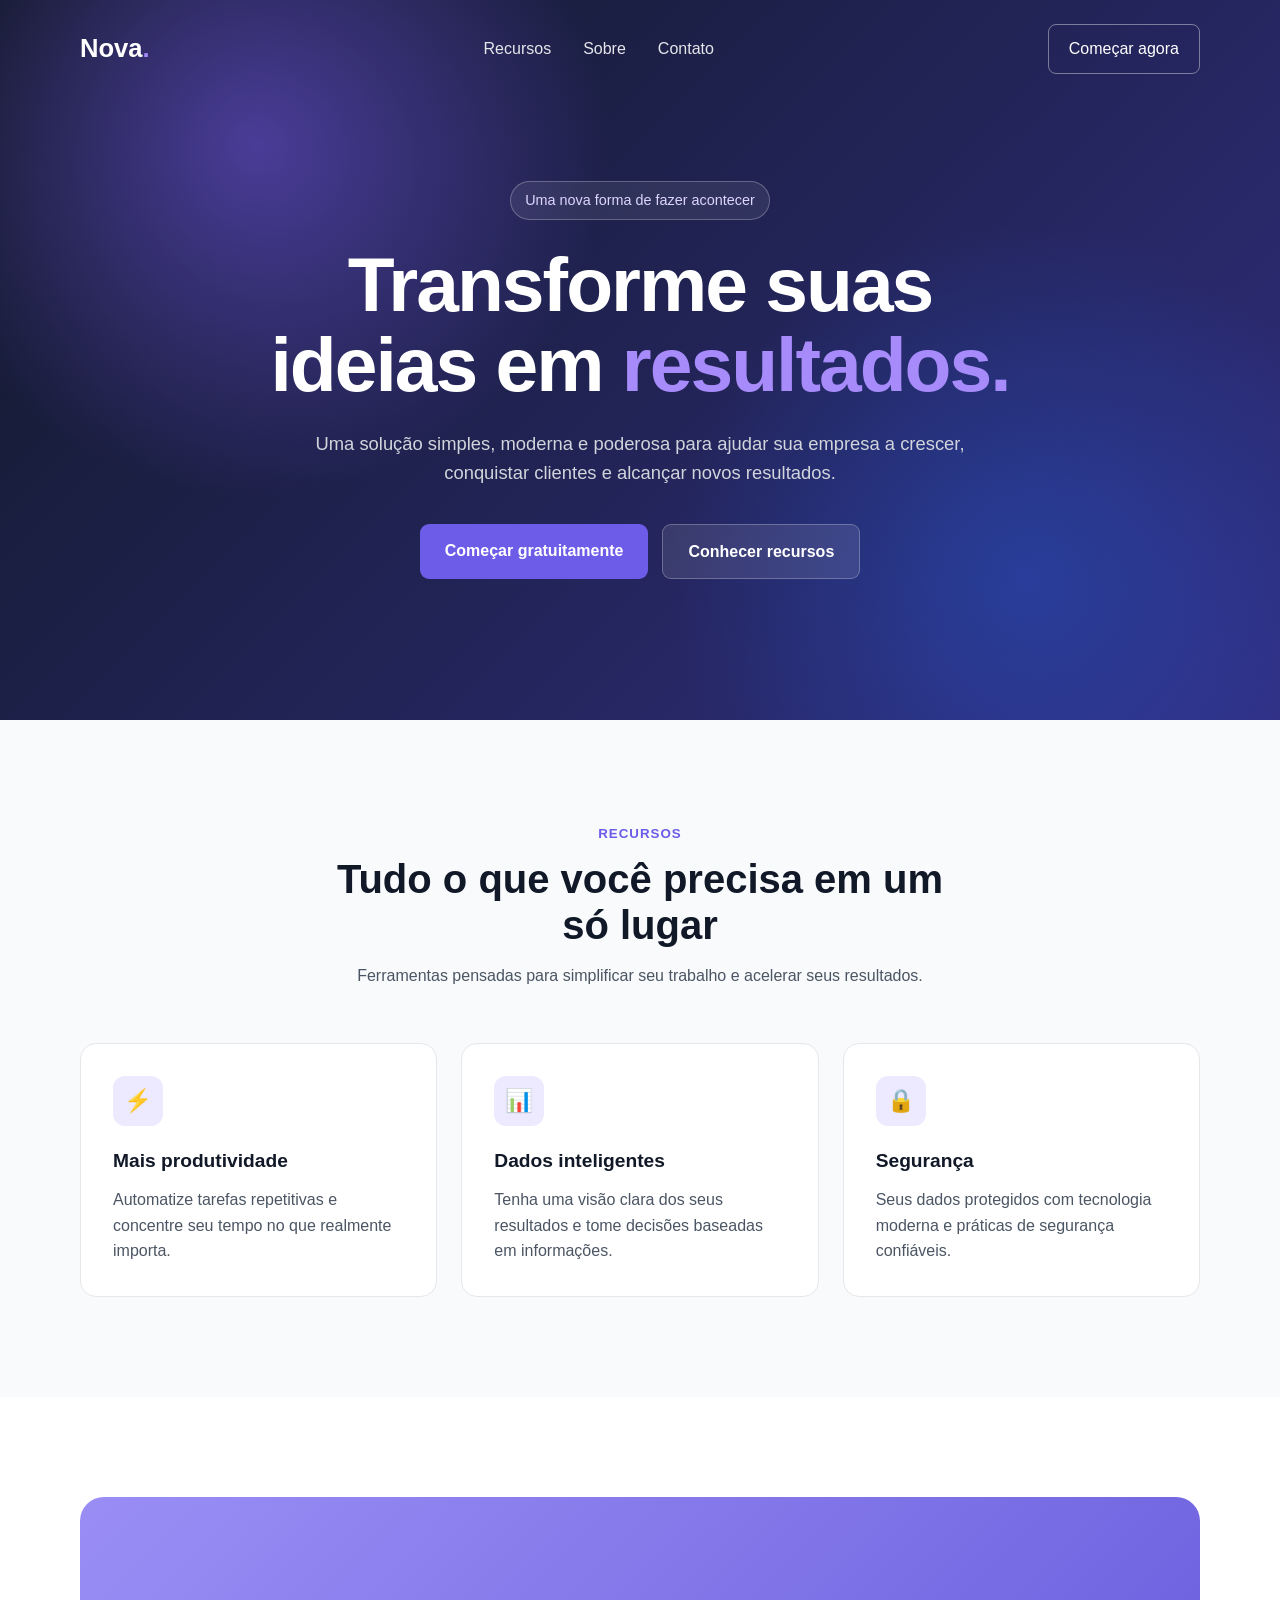
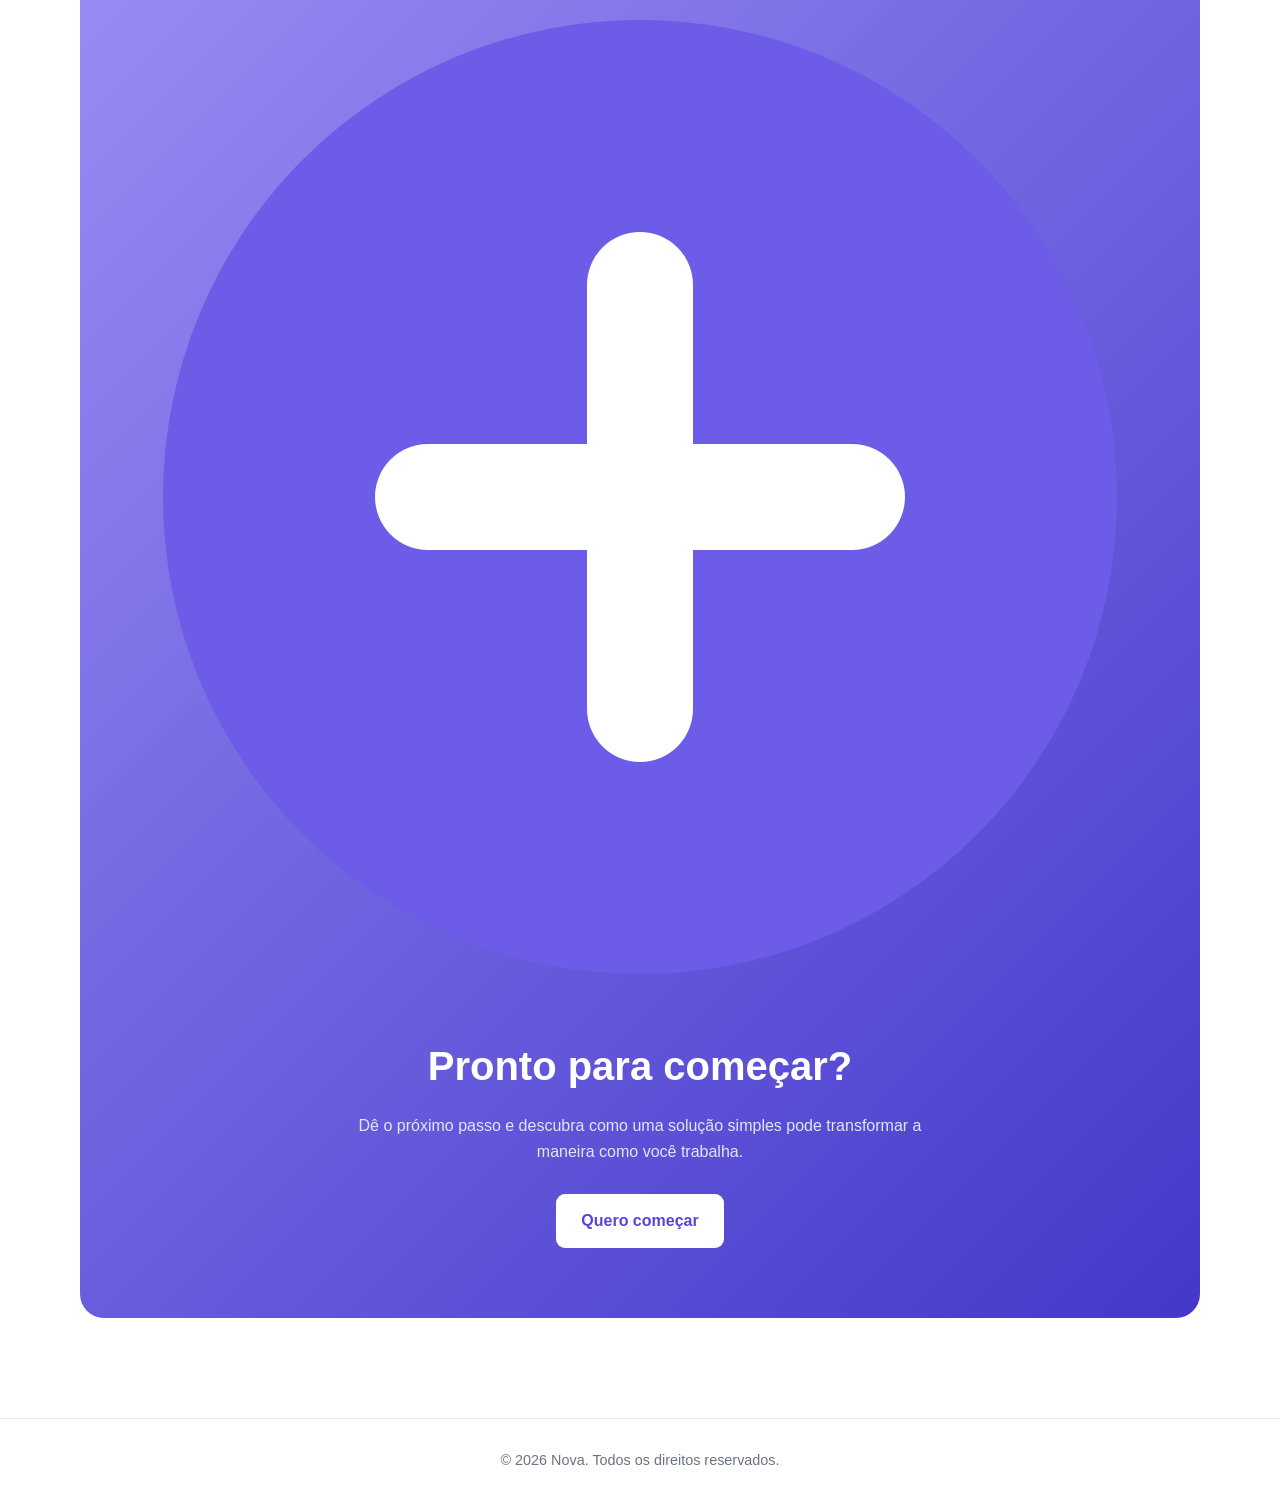
<file: index.html>
<!DOCTYPE html>
<html lang="pt-BR">
<head>
  <meta charset="UTF-8">
  <meta name="viewport" content="width=device-width, initial-scale=1.0">
    <title>Nova - Solucoes digitais</title>

  <style>
    * {
      margin: 0;
      padding: 0;
      box-sizing: border-box;
    }

    :root {
      --primary: #6c5ce7;
      --primary-dark: #5546d8;
      --dark: #111827;
      --text: #4b5563;
      --light: #f8fafc;
      --white: #ffffff;
      --border: #e5e7eb;
    }

    body {
      font-family: Arial, Helvetica, sans-serif;
      color: var(--dark);
      background: var(--white);
      line-height: 1.6;
    }

    a {
      text-decoration: none;
      color: inherit;
    }

    .container {
      width: min(1120px, 90%);
      margin: 0 auto;
    }

    /* Header */
    header {
      position: absolute;
      top: 0;
      left: 0;
      width: 100%;
      z-index: 10;
      padding: 24px 0;
    }

    nav {
      display: flex;
      align-items: center;
      justify-content: space-between;
    }

    .logo {
      font-size: 1.6rem;
      font-weight: 800;
      color: var(--white);
    }

    .logo span {
      color: #a78bfa;
    }

    .nav-links {
      display: flex;
      gap: 32px;
      list-style: none;
      color: #e5e7eb;
    }

    .nav-links a:hover {
      color: var(--white);
    }

    .nav-button {
      padding: 11px 20px;
      border: 1px solid rgba(255,255,255,.4);
      border-radius: 8px;
      color: var(--white);
      transition: .3s;
    }

    .nav-button:hover {
      background: var(--white);
      color: var(--dark);
    }

    /* Hero */
    .hero {
      min-height: 720px;
      display: flex;
      align-items: center;
      text-align: center;
      color: var(--white);
      background:
        radial-gradient(circle at 20% 20%, rgba(124, 92, 246, .5), transparent 30%),
        radial-gradient(circle at 80% 80%, rgba(37, 99, 235, .35), transparent 30%),
        linear-gradient(135deg, #111827, #312e81);
      padding: 120px 0 80px;
    }

    .hero-content {
      max-width: 780px;
      margin: 0 auto;
    }

    .badge {
      display: inline-block;
      padding: 7px 14px;
      margin-bottom: 24px;
      border: 1px solid rgba(255,255,255,.25);
      border-radius: 999px;
      background: rgba(255,255,255,.08);
      color: #ddd6fe;
      font-size: .9rem;
    }

    .hero h1 {
      font-size: clamp(2.5rem, 6vw, 4.8rem);
      line-height: 1.05;
      letter-spacing: -2px;
      margin-bottom: 24px;
    }

    .hero h1 span {
      color: #a78bfa;
    }

    .hero p {
      max-width: 650px;
      margin: 0 auto 36px;
      color: #d1d5db;
      font-size: 1.15rem;
    }

    .buttons {
      display: flex;
      justify-content: center;
      gap: 14px;
      flex-wrap: wrap;
    }

    .btn {
      display: inline-block;
      padding: 14px 25px;
      border-radius: 9px;
      font-weight: 700;
      transition: .3s;
    }

    .btn-primary {
      background: var(--primary);
      color: var(--white);
    }

    .btn-primary:hover {
      background: var(--primary-dark);
      transform: translateY(-2px);
    }

    .btn-secondary {
      background: rgba(255,255,255,.1);
      border: 1px solid rgba(255,255,255,.25);
      color: var(--white);
    }

    .btn-secondary:hover {
      background: rgba(255,255,255,.18);
    }

    /* Features */
    .features {
      padding: 100px 0;
      background: var(--light);
    }

    .section-header {
      max-width: 650px;
      margin: 0 auto 55px;
      text-align: center;
    }

    .section-header small {
      color: var(--primary);
      font-weight: 700;
      text-transform: uppercase;
      letter-spacing: 1px;
    }

    .section-header h2 {
      margin: 10px 0 15px;
      font-size: 2.5rem;
      line-height: 1.15;
    }

    .section-header p {
      color: var(--text);
    }

    .cards {
      display: grid;
      grid-template-columns: repeat(3, 1fr);
      gap: 24px;
    }

    .card {
      background: var(--white);
      padding: 32px;
      border: 1px solid var(--border);
      border-radius: 16px;
      transition: .3s;
    }

    .card:hover {
      transform: translateY(-5px);
      box-shadow: 0 20px 40px rgba(15,23,42,.08);
    }

    .icon {
      width: 50px;
      height: 50px;
      display: grid;
      place-items: center;
      margin-bottom: 20px;
      border-radius: 12px;
      background: #ede9fe;
      color: var(--primary);
      font-size: 1.4rem;
    }

    .card h3 {
      margin-bottom: 10px;
      font-size: 1.2rem;
    }

    .card p {
      color: var(--text);
    }

    /* CTA */
    .cta {
      padding: 100px 0;
    }

    .cta-box {
      padding: 70px 30px;
      text-align: center;
      border-radius: 24px;
      color: var(--white);
      background: linear-gradient(135deg, #9a8ef5, #4338ca);
    }

    .cta-box h2 {
      margin-bottom: 15px;
      font-size: 2.5rem;
    }

    .cta-box p {
      max-width: 580px;
      margin: 0 auto 30px;
      color: #e0e7ff;
    }

    .cta .btn-primary {
      background: var(--white);
      color: var(--primary-dark);
    }

    /* Footer */
    footer {
      padding: 30px 0;
      border-top: 1px solid var(--border);
      color: #6b7280;
      text-align: center;
      font-size: .9rem;
    }

    /* Responsividade */
    @media (max-width: 800px) {
      .nav-links {
        display: none;
      }

      .cards {
        grid-template-columns: 1fr;
      }

      .hero {
        min-height: 650px;
      }

      .section-header h2,
      .cta-box h2 {
        font-size: 2rem;
      }
    }
  </style>
</head>

<body>

  <header>
    <div class="container">
      <nav>
        <a href="#" class="logo">Nova<span>.</span></a>

        <ul class="nav-links">
          <li><a href="#recursos">Recursos</a></li>
          <li><a href="#sobre">Sobre</a></li>
          <li><a href="#contato">Contato</a></li>
        </ul>

        <a href="#contato" class="nav-button">Começar agora</a>
      </nav>
    </div>
  </header>

  <main>

    <!-- HERO -->
    <section class="hero">
      <div class="container">
        <div class="hero-content">

          <span class="badge">Uma nova forma de fazer acontecer</span>

          <h1>
            Transforme suas ideias em
            <span>resultados.</span>
          </h1>

          <p>
            Uma solução simples, moderna e poderosa para ajudar
            sua empresa a crescer, conquistar clientes e alcançar
            novos resultados.
          </p>

          <div class="buttons">
            <a href="#contato" class="btn btn-primary">
              Começar gratuitamente
            </a>

            <a href="#recursos" class="btn btn-secondary">
              Conhecer recursos
            </a>
          </div>

        </div>
      </div>
    </section>
    <!-- RECURSOS -->
    <section class="features" id="recursos">
      <div class="container">

        <div class="section-header">
          <small>Recursos</small>
          <h2>Tudo o que você precisa em um só lugar</h2>
          <p>
            Ferramentas pensadas para simplificar seu trabalho
            e acelerar seus resultados.
          </p>
        </div>

        <div class="cards">

          <article class="card">
            <div class="icon">⚡</div>
            <h3>Mais produtividade</h3>
            <p>
              Automatize tarefas repetitivas e concentre seu tempo
              no que realmente importa.
            </p>
          </article>

          <article class="card">
            <div class="icon">📊</div>
            <h3>Dados inteligentes</h3>
            <p>
              Tenha uma visão clara dos seus resultados e tome
              decisões baseadas em informações.
            </p>
          </article>

          <article class="card">
            <div class="icon">🔒</div>
            <h3>Segurança</h3>
            <p>
              Seus dados protegidos com tecnologia moderna e
              práticas de segurança confiáveis.
            </p>
          </article>

        </div>
      </div>
    </section>

    <!-- SOBRE -->
    <section class="cta" id="sobre">
      <div class="container">
        <div class="cta-box">

          <img src="assets/nova-mark.svg" alt="Marca Nova">
          <h2>Pronto para começar?</h2>

          <p>
            Dê o próximo passo e descubra como uma solução
            simples pode transformar a maneira como você trabalha.
          </p>

          <a href="#contato" class="btn btn-primary">
            Quero começar
          </a>

        </div>
      </div>
      </section>

  </main>

  <footer id="contato">
    <div class="container">
      © 2026 Nova. Todos os direitos reservados.
    </div>
  </footer>

</body>
</html>
</file>
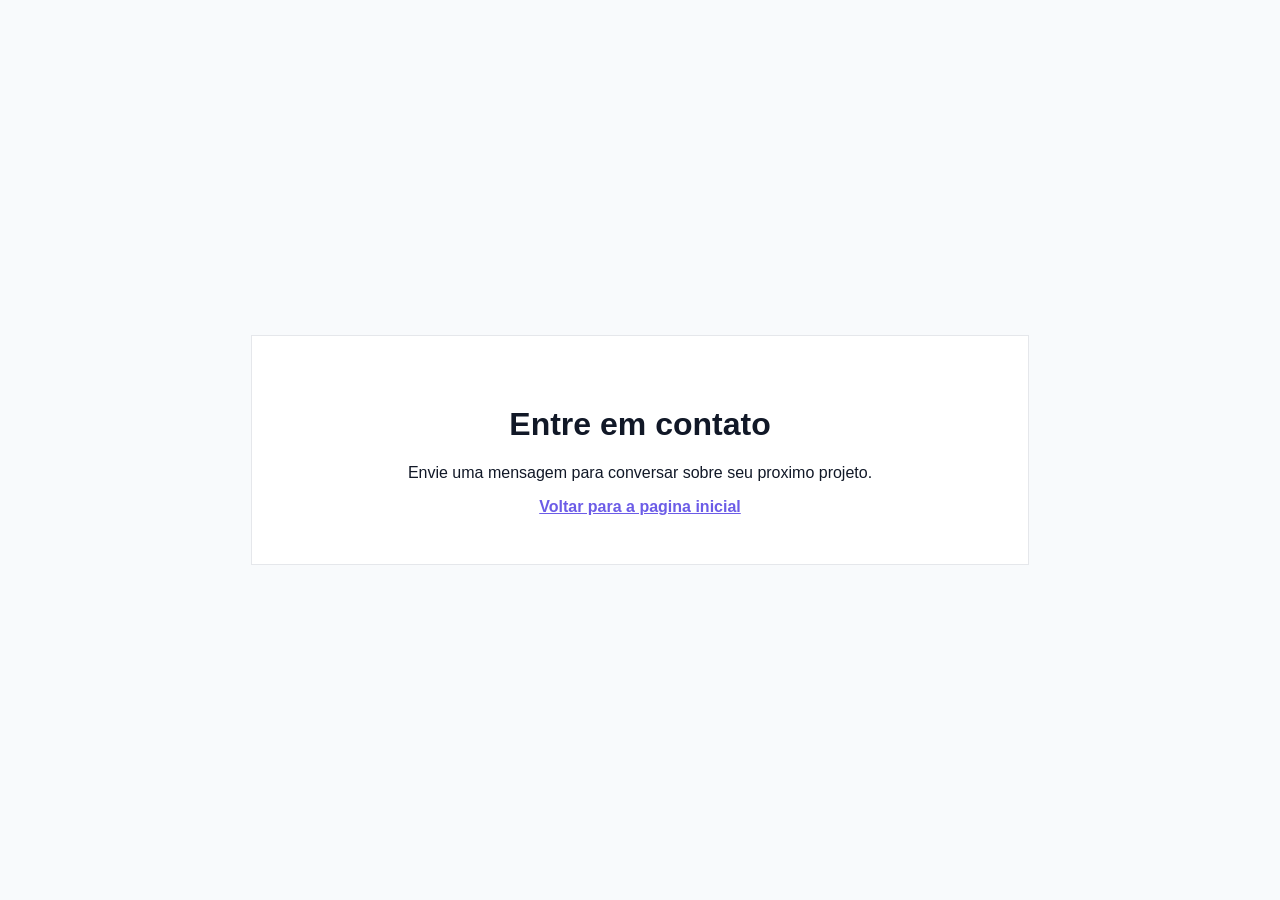
<file: contato.html>
<!DOCTYPE html>
<html lang="pt-BR">
<head>
  <meta charset="UTF-8">
  <meta name="viewport" content="width=device-width, initial-scale=1.0">
  <title>Contato | Nova</title>
  <link rel="stylesheet" href="css/estilo.css">
</head>
<body>
  <main>
    <h1>Entre em contato</h1>
    <p>Envie uma mensagem para conversar sobre seu proximo projeto.</p>
    <a href="index.html">Voltar para a pagina inicial</a>
  </main>
</body>
</html>
</file>
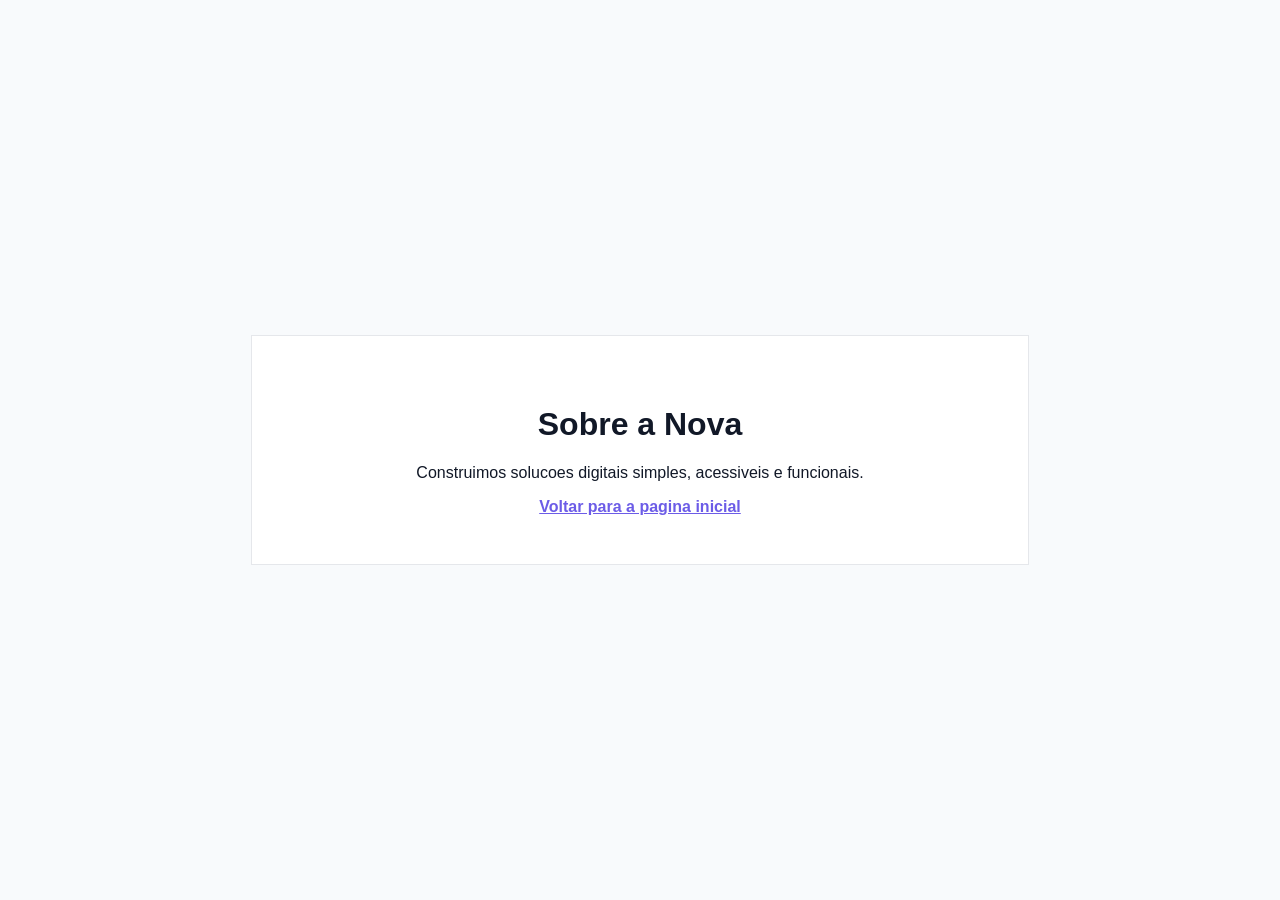
<file: sobre.html>
<!DOCTYPE html>
<html lang="pt-BR">
<head>
  <meta charset="UTF-8">
  <meta name="viewport" content="width=device-width, initial-scale=1.0">
  <title>Sobre | Nova</title>
  <link rel="stylesheet" href="css/estilo.css">
</head>
<body>
  <main>
    <h1>Sobre a Nova</h1>
    <p>Construimos solucoes digitais simples, acessiveis e funcionais.</p>
    <a href="index.html">Voltar para a pagina inicial</a>
  </main>
</body>
</html>
</file>
<file: css/estilo.css>
:root {
  --primary: #6c5ce7;
  --dark: #111827;
  --light: #f8fafc;
}

body {
  margin: 0;
  min-height: 100vh;
  display: grid;
  place-items: center;
  color: var(--dark);
  background: var(--light);
  font-family: Arial, Helvetica, sans-serif;
}

main {
  width: min(680px, 90%);
  padding: 48px;
  text-align: center;
  background: #ffffff;
  border: 1px solid #e5e7eb;
}

a {
  color: var(--primary);
  font-weight: 700;
}
</file>
